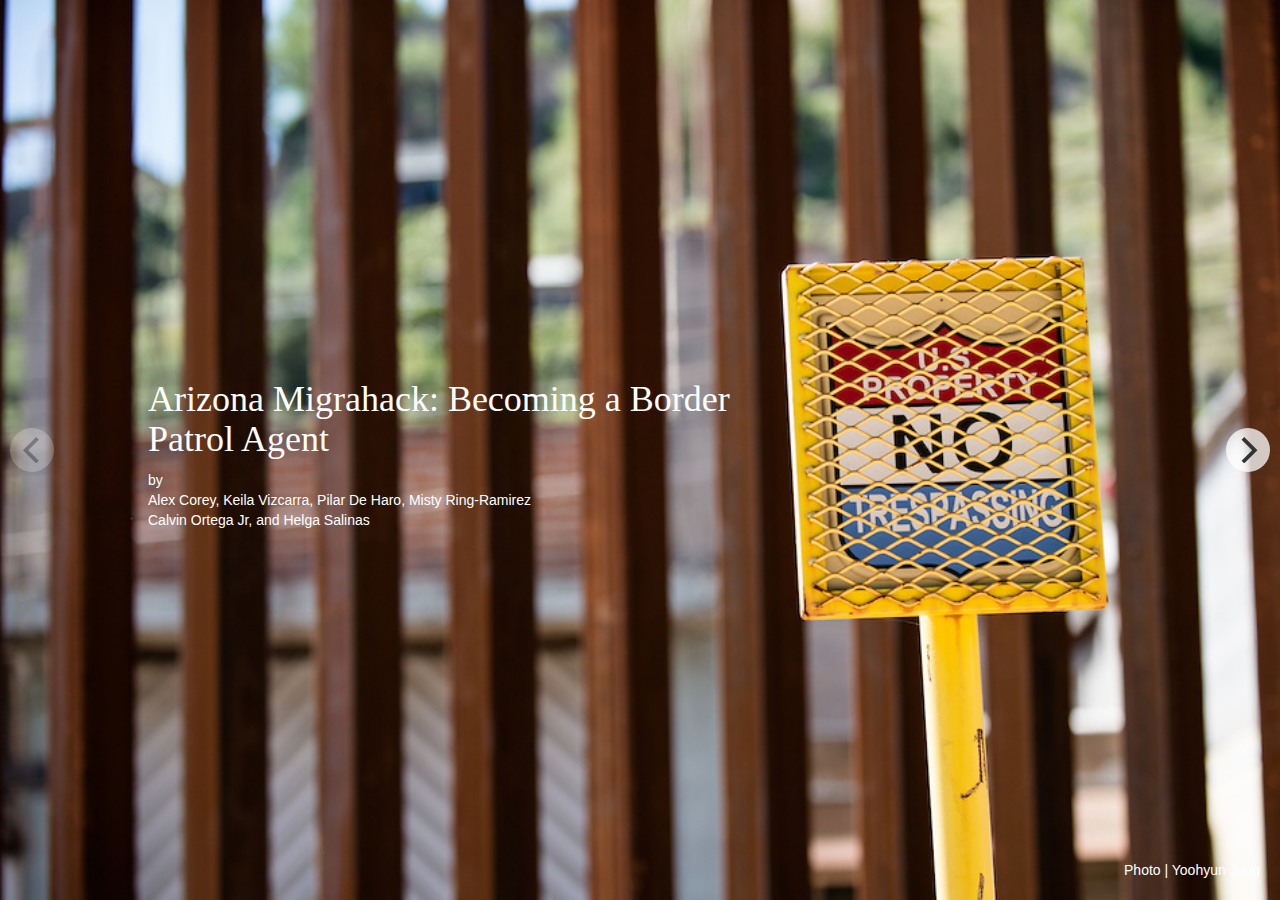
<file: azmigrahack/index.html>
<link href='//cdn.knightlab.com/libs/soundcite/latest/css/player.css' rel='stylesheet' type='text/css'><script type='text/javascript' src='//cdn.knightlab.com/libs/soundcite/latest/js/soundcite.min.js'></script>

<!DOCTYPE html>
<html>
<head>
  <title>AZ Migrahack</title>

  
  <link rel="shortcut icon" href="/favicon.ico" />
  

  
  <link rel="stylesheet" type="text/css" href="lib/css/bootstrap.css" />
  <link rel="stylesheet" type="text/css" href="lib/css/flickity.css" />
  <link rel="stylesheet" type="text/css" href="css/base.css" />
  

  
<link rel="stylesheet" type="text/css" href="css/style.css" />


  
  <meta property="og:url" content="http://127.0.0.1:5000/" />
  <meta property="og:title" content="AZ Migrahack" />
  <meta property="og:type" content="website" />
  <meta property="og:image" content="http://cdn.c.photoshelter.com/img-get2/I0000Bf0R5i5CGtk/fit=1000x750/g=G00004AmtZrFMi.I/Nogales-Border-Tour-Press-Conference-21.jpg" />
  <meta property="og:description" content="A 34-year-old Tucson resident, second-generation Mexican-American, is training to become a border patrol agent. Despite the stigma and his background, he believes it will provide more stability than his current job. He wishes to stay anonymous for employment reasons" />
  

  
  <meta name="apple-mobile-web-app-capable" content="yes">
  <meta name="apple-touch-fullscreen" content="yes">
  <meta name="viewport" content="width=device-width, initial-scale=1.0, maximum-scale=1.0">
  <meta http-equiv="content-type" content="text/html; charset=utf-8">
  

  
  
  
</head>
<body>


<div class="gallery">
  
  <div class="gallery-cell front" style="background-image: url('images/NOGALES-BORDER-1.jpg');">
    <div class="content-outer-wrapper">
      <div class="content-wrapper">
        <div class="content">
          <h1><h1>Arizona Migrahack: Becoming a Border Patrol Agent</h1></h1>
          <p>by<br/>Alex Corey, Keila Vizcarra, Pilar De Haro, Misty Ring-Ramirez <br/>Calvin Ortega Jr, and Helga Salinas</p>
        </div>
      </div>
    </div>
    
    <div class="caption">Photo | Yoohyun Jung</div>
    
  </div>
  
  <div class="gallery-cell text1" style="background-image: url('images/Nogales-Border-Tour-Press-Conference-21.jpg');">
    <div class="content-outer-wrapper">
      <div class="content-wrapper">
        <div class="content">
          <h1></h1>
          <h3>Border patrol staffing and spending has increased exponentiallly since 1990.</h3><p>A 34-year-old Tucson resident, second-generation Mexican-American, is training to become a border patrol agent. Despite the stigma and his background, he believes it will provide more stability than his current job. He wishes to stay anonymous for employment reasons.</p>
        </div>
      </div>
    </div>
    
    <div class="caption">Photo | Yoohyun Jung</div>
    
  </div>
  
  <div class="gallery-cell">
    <div class="content-outer-wrapper">
      <div class="content-wrapper">
        <div class="content">
          <h1></h1>
          <img class="img-responsive" src="images/bp_budget.JPG">
        </div>
      </div>
    </div>
    
    <div class="caption"><div class="infograph_text">At the same time that many alternative options may be limited for residents of border counties, the U.S. government has dramatically increased spending on and staffing for Customs and Border Patrol. Source: CBP.gov | Misty Ring-Ramirez</div></div>
    
  </div>
  
  <div class="gallery-cell">
    <div class="content-outer-wrapper">
      <div class="content-wrapper">
        <div class="content">
          <h1></h1>
          <img class="img-responsive" src="images/percent_poverty.JPG">
        </div>
      </div>
    </div>
    
    <div class="caption"><div style="font-size:12px;">Source: U.S. Census Data | Misty Ring-Ramirez</div></div>
    
  </div>
  
  <div class="gallery-cell text3" style="background-image: url('https://farm6.staticflickr.com/5538/10302653674_1b660ee5bd_c.jpg');">
    <div class="content-outer-wrapper">
      <div class="content-wrapper">
        <div class="content">
          <h1></h1>
          <span class="soundcite" data-id="197069449" data-start="0" data-end="13637" data-plays="1">“For a long, long time, I would drive by the checkpoints and see the hispanic agents and say ‘what are these guys doing,'" the Tucson resident reflects.</span><br/><br/><p>For many people living in border counties, this once adverse position of being a border patrol agent has became a desirable career choice. “The main reason is stability. Since 2008, it really doesn't feel secure, especially in the job I did. You always feel vulnerable."</p>
        </div>
      </div>
    </div>
    
    <div class="caption">Border Patrol Agents at work. Photo | Flickr User murphyjwoodhouse</div>
    
  </div>
  
  <div class="gallery-cell">
    <div class="content-outer-wrapper">
      <div class="content-wrapper">
        <div class="content">
          <h1></h1>
          <img style="float:left;" class="img-responsive" src="images/median_householdincome.JPG">
        </div>
      </div>
    </div>
    
    <div class="caption"><div class="infograph_text">Census data from 2009 to 2013 shows that the median Arizona household income is $50,000, below the United States average. As a border patrol agent, the Tucson resident claims that he can make nearly 50% more than his current salary.<br/><br/> Source: U.S. Census Data | Misty Ring-Ramirez </div> </div>
    
  </div>
  
  <div class="gallery-cell text3" style="background-image: url('https://farm6.staticflickr.com/5504/10302890353_d2821588c3_c.jpg');">
    <div class="content-outer-wrapper">
      <div class="content-wrapper">
        <div class="content">
          <h1></h1>
          <p>“I have gotten the impression that there are two types of people,” said our anonymous source in reference to applicants at the U.S. Customs and Border Protection workforce.</p> <span class="soundcite" data-id="197136353" data-start="0" data-end="12512" data-plays="1">“There’s former law enforcement people, those who don’t get paid well, and people who don’t have resources to go college or maybe they never did.”</span>
        </div>
      </div>
    </div>
    
    <div class="caption">U.S.-Mexico Border | Flickr User murphyjwoodhouse</div>
    
  </div>
  
  <div class="gallery-cell">
    <div class="content-outer-wrapper">
      <div class="content-wrapper">
        <div class="content">
          <h1></h1>
          <img class="img-responsive" src="images/percent_college.JPG">
        </div>
      </div>
    </div>
    
    <div class="caption"><div class="infograph_text"><p>A little over 25 percent of people have a bachelor's degree in Arizona, which is below the United States average.</p> <span class="soundcite" data-id="197152042" data-start="0" data-end="25731" data-plays="1">“It’s really hard for me to say this, but it's one of the main motivators as someone who hasn’t finished [college]. My earning potential isn’t as high. My options are very limited,” said the source.</span>Source: U.S. Census Data | Misty Ring-Ramirez</div></div>
    
  </div>
  
  <div class="gallery-cell text2" style="background-image: url('https://farm8.staticflickr.com/7219/13342350934_9c189cd7a8_c.jpg');">
    <div class="content-outer-wrapper">
      <div class="content-wrapper">
        <div class="content">
          <h1></h1>
          <p>They see their uncle in uniform as a border patrol agent and most of the parents on their soccer team are also agents.</p>

<p>“‘Wow, that’s great dad.’ I doubt they completely understand. They know it’s a  position of authority. They know that my brother-in-law walks around with a handgun very infrequently. They know it’s honorable, respectable,” says the source referring to his children's reactions when he explained his possible career change.</p>

<p>“My wife is a banker. I don’t think she’s ever been as supportive with anything as she has with this,” said our source. “She’s done the cost and benefit analysis. She knows things are going to get better for us. Yeah, I might be gone a lot more but  we’ll finish getting out of debt sooner, putting money away for the kid’s school much quicker. She knows it’s a good thing.”</p>
        </div>
      </div>
    </div>
    
    <div class="caption">U.S.-Mexico Border | Flickr User murphyjwoodhouse</div>
    
  </div>
  
  <div class="gallery-cell text4" style="background-image: url('https://farm8.staticflickr.com/7338/10302693634_905f3779f1_c.jpg');">
    <div class="content-outer-wrapper">
      <div class="content-wrapper">
        <div class="content">
          <h1></h1>
          <p> “I grew up in Nogales Arizona. It was more affordable, but I’ve never lived a day in Mexico, other than when I was born,” says our source.</p> <p>“In 1987, my parents became U.S. citizens and I became naturalized. Personally, I can see myself doing apprehending.”</p>
        </div>
      </div>
    </div>
    
    <div class="caption">U.S.-Mexico Border | Flickr User murphyjwoodhouse</div>
    
  </div>
  
  <div class="gallery-cell">
    <div class="content-outer-wrapper">
      <div class="content-wrapper">
        <div class="content">
          <h1></h1>
          <img class="img-responsive" src="images/bp_graphic3.jpg">
        </div>
      </div>
    </div>
    
    <div class="caption"><div class="infograph_text">Southwest border patrol staffing from 1992 to 2014. Alex Corey | Source: U.S. Border Patrol</div></div>
    
  </div>
  
</div>



<script src="lib/js/jquery.js"></script>
<script src="lib/js/bootstrap.js"></script>
<script src="lib/js/flickity.pkgd.js"></script>



<script src="js/app.js"></script>


</body>
</html>
</file>
<file: azmigrahack/css/base.css>
.gallery {
  position: absolute;
  left: 0;
  right: 0;
  bottom: 0;
  top: 0;
  width: 100%;
  height: 100%;
}
.gallery-cell {
  width: 100%;
  height: 100%;
  position: relative;
  text-align: center;
  background-size: cover;
  background-position: center center;
  overflow: scroll;
}
.gallery-cell .content-outer-wrapper {
  width: 100%;
  height: 100%;
  position: relative;
  display: table;
}
.gallery-cell .content-wrapper {
  display: table-cell;
  vertical-align: middle;
  height: 100%;
  width: 100%;
}
.gallery-cell .content {
  max-width: 900px;
  padding: 0 20px;
  margin: 0 auto;
}
</file>
<file: azmigrahack/css/style.css>
body {
  background-color: #222;
  color: #fff;
}

.front .content {
	text-align:left; 
	width: 55%;
	margin-left: 10%;
}

/*slides*/
.text1 .content {
	background-color: rgba(230,230,230,.7);
	color: black;
	text-align:left; 
	width:40%;
	margin-left: 15%;
	padding:5%;
}

.text2 .content {
	text-align:left;
	width: 45%;
	margin-right: 10%;
	font-size: 20px;
}

.text3 .content {
	text-align:left;
	width: 45%;
	margin-right: 10%;
	font-size: 20px;
	background-color: rgba(230,230,230,.7);
	color: black;
	padding: 5%;
}

.text4 .content {
	text-align:left;
	width: 45%;
	margin-left: 10%;
	font-size: 20px;
	background-color: rgba(230,230,230,.7);
	color: black;
	padding: 5%;
}

.front h1 {
	font-family: 'Georgia', serif;
}

.caption {
	position: absolute;
	bottom: 20px;
	right: 20px;
}

.infograph_text {
	text-align: left;
	width: 25%;
  	margin-left: 73%;
}

.soundcite-loaded {
  /*border-radius: 6px;
  padding: 0 5px 0 5px;
  display: inline-block;
  cursor: pointer;*/
  background: rgba(255, 255, 255, 0.25);
}
</file>
